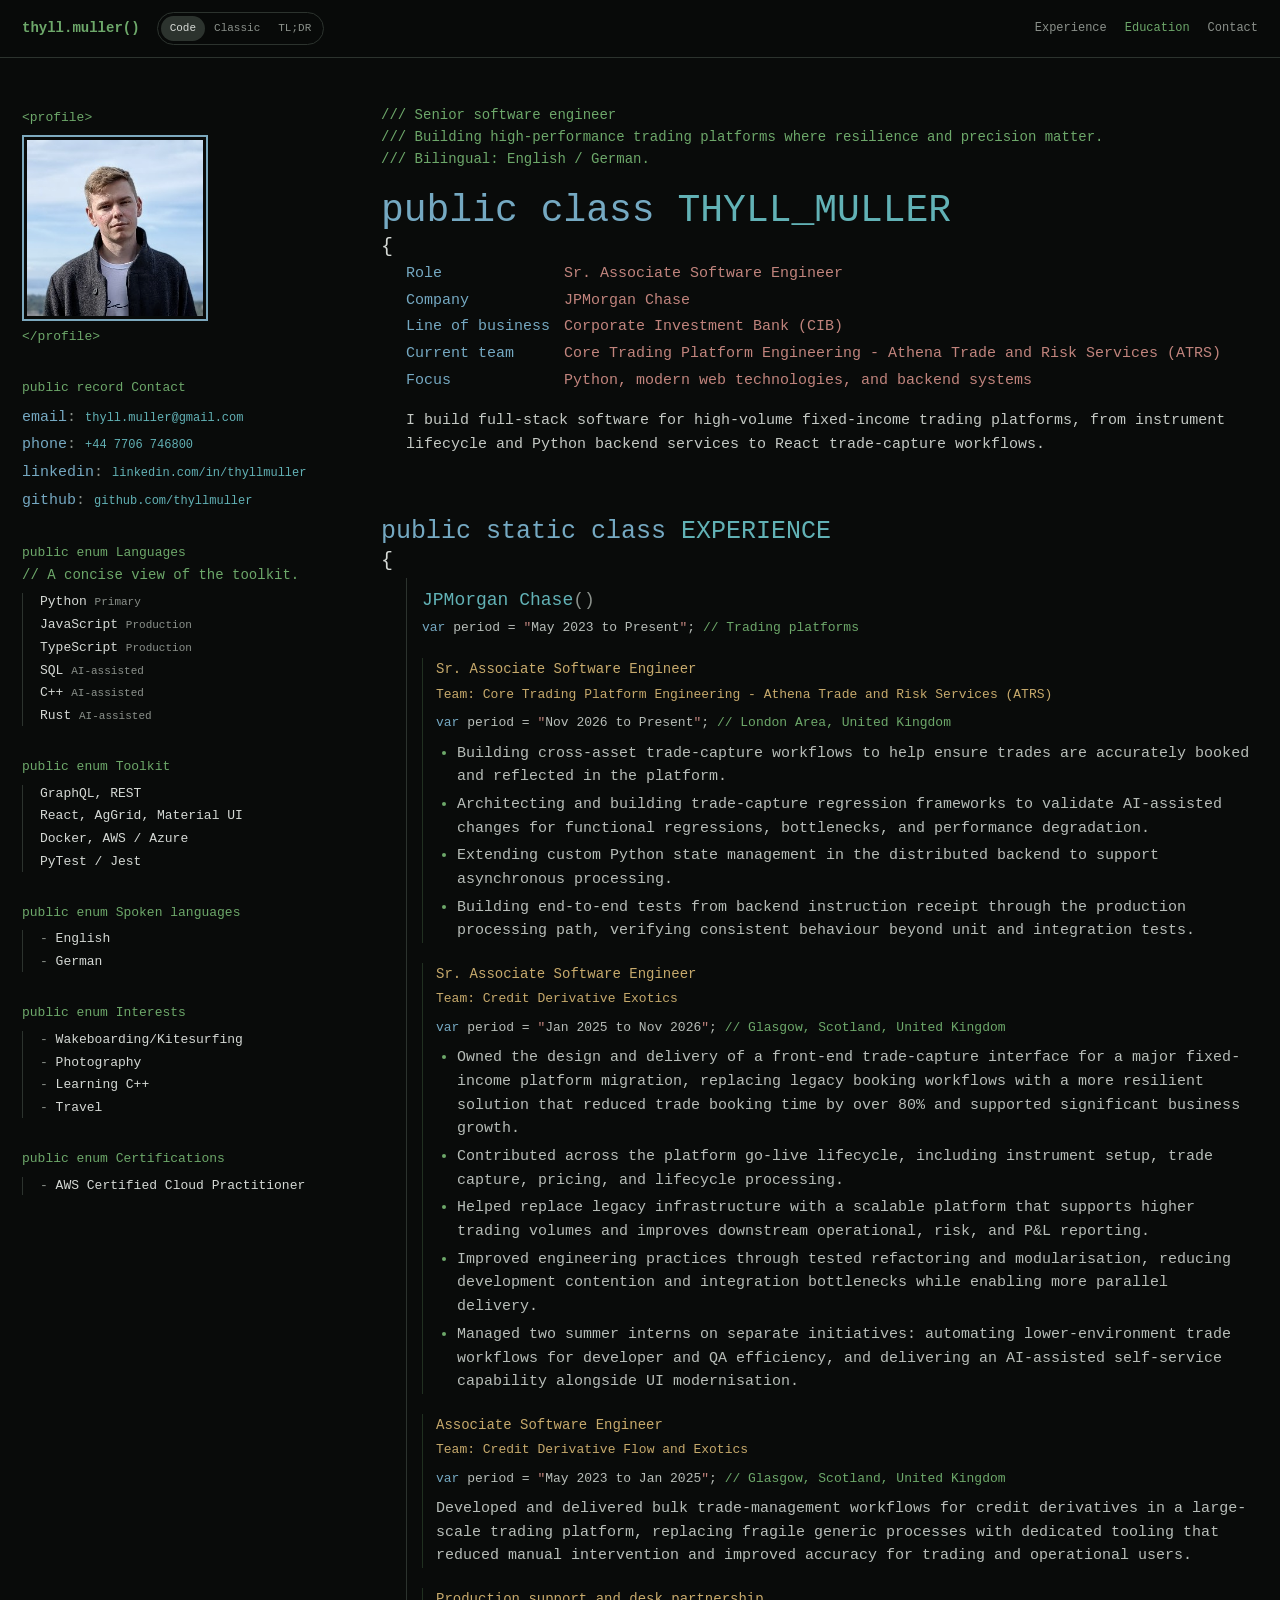
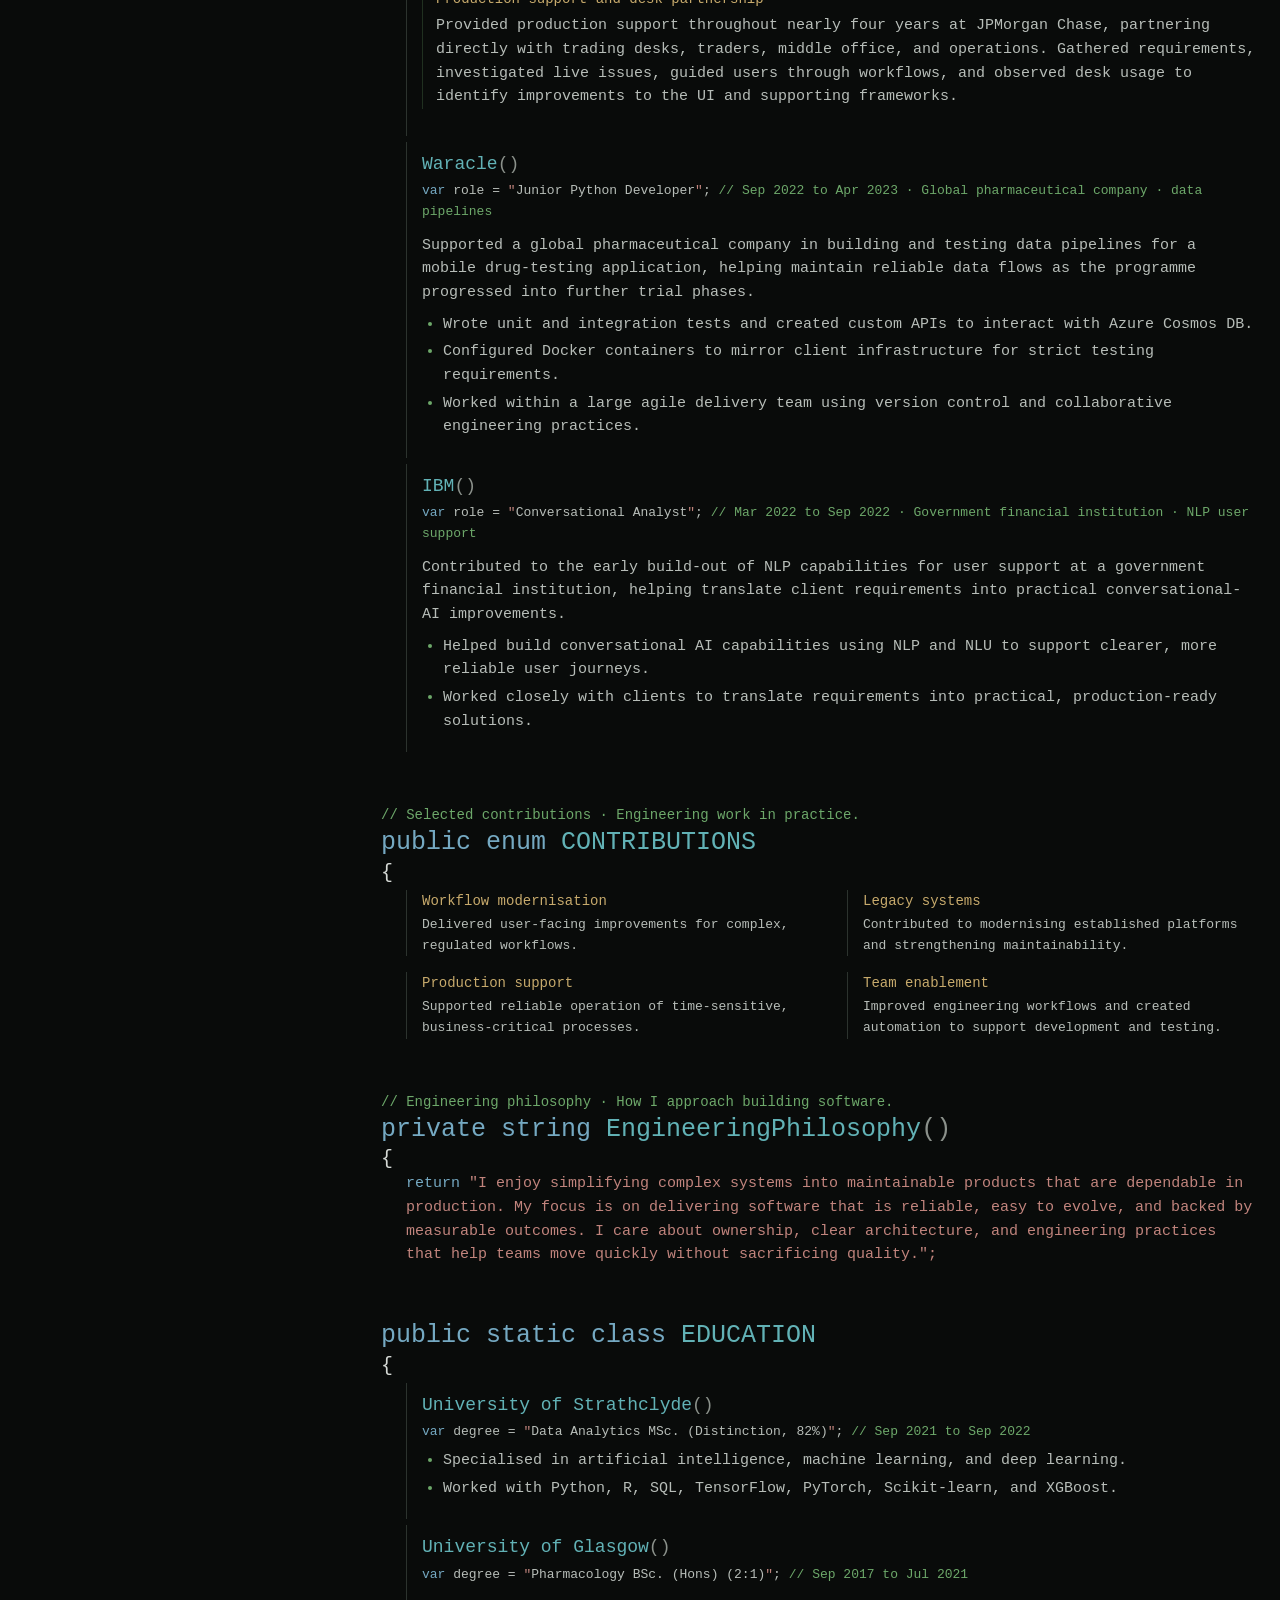
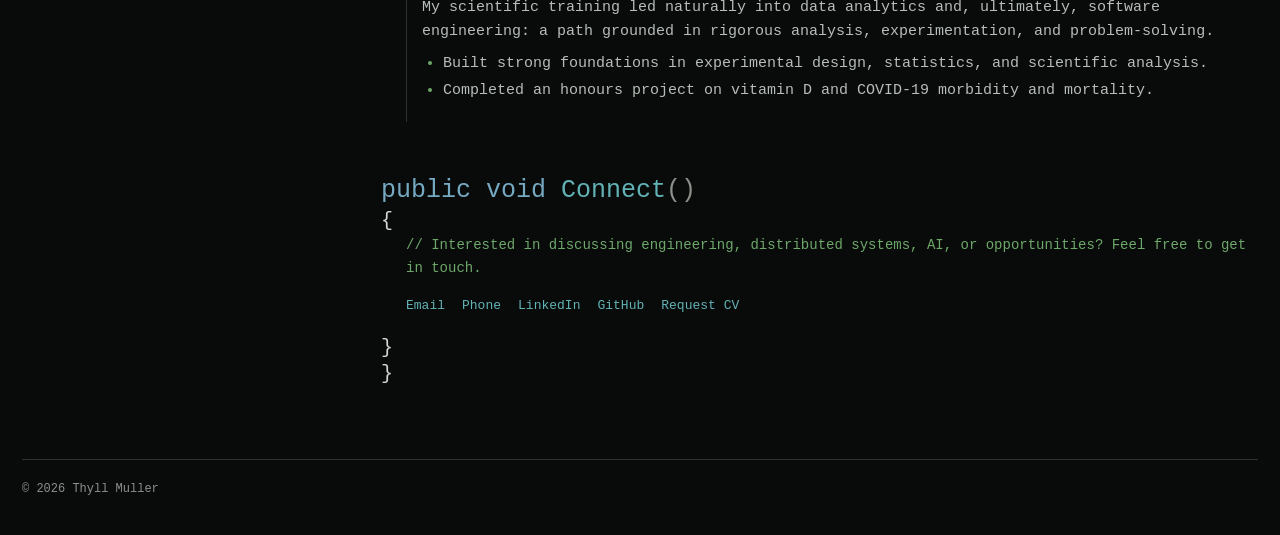
<file: index.html>
<!DOCTYPE html>
<html lang="en">
<head>
  <meta charset="UTF-8" />
  <meta name="viewport" content="width=device-width, initial-scale=1.0" />
  <meta name="description" content="Thyll Muller is a senior software engineer building resilient trading systems and high-impact product platforms." />
  <title>Thyll Muller | Senior Software Engineer</title>
  <script type="application/ld+json">
    {"@context":"https://schema.org","@type":"Person","name":"Thyll Muller","jobTitle":"Sr. Associate Software Engineer","affiliation":"JPMorgan Chase","url":"https://thyllmuller.github.io","sameAs":["https://linkedin.com/in/thyll","https://github.com/thyllmuller"]}
  </script>
  <link rel="stylesheet" href="styles.css?v=d2cee16fda89" />
</head>
<body>
  <header class="topbar">
    <div class="brand-group"><a class="wordmark" href="#top" aria-label="Thyll Muller home"><span class="wordmark-code">thyll.muller<span>()</span></span><span class="wordmark-classic">Thyll Muller</span></a><div class="theme-switch" role="group" aria-label="Choose CV theme"><button type="button" data-theme-choice="code" aria-pressed="true">Code</button><button type="button" data-theme-choice="classic" aria-pressed="false">Classic</button><button type="button" data-theme-choice="tldr" aria-pressed="false">TL;DR</button></div></div>
    <nav class="site-nav" aria-label="Primary navigation"><a href="#experience">Experience</a><a href="#education">Education</a><a href="#contact">Contact</a></nav>
  </header>
  <div class="palette-lab" role="group" aria-label="Classic color palettes"><button type="button" data-palette-choice="slate" aria-pressed="true"><span class="palette-swatches"><i></i><i></i><i></i></span>Slate &amp; Teal</button><button type="button" data-palette-choice="warm" aria-pressed="false"><span class="palette-swatches"><i></i><i></i><i></i></span>Warm Paper &amp; Terracotta</button><button type="button" data-palette-choice="ocean" aria-pressed="false"><span class="palette-swatches"><i></i><i></i><i></i></span>Ocean &amp; Cobalt</button><button type="button" data-palette-choice="sage" aria-pressed="false"><span class="palette-swatches"><i></i><i></i><i></i></span>Sage &amp; Forest</button><button type="button" data-palette-choice="plum" aria-pressed="false"><span class="palette-swatches"><i></i><i></i><i></i></span>Plum &amp; Rose</button><button type="button" data-palette-choice="midnight" aria-pressed="false"><span class="palette-swatches"><i></i><i></i><i></i></span>Midnight &amp; Cyan</button><button type="button" data-palette-choice="ember" aria-pressed="false"><span class="palette-swatches"><i></i><i></i><i></i></span>Charcoal &amp; Ember</button></div>
  <main id="top" class="resume-source">
    <section class="tldr-view" aria-labelledby="tldr-title"><p class="tldr-eyebrow">Senior Associate Software Engineer <span>JPMorgan Chase · London</span></p><p class="tldr-line-of-business">Corporate Investment Bank (CIB)</p><p class="tldr-team">Core Trading Platform Engineering - Athena Trade and Risk Services (ATRS)</p><div class="tldr-mode-switch" role="group" aria-label="TL;DR color mode"><button type="button" data-tldr-mode-choice="light" aria-pressed="true">Light</button><button type="button" data-tldr-mode-choice="dark" aria-pressed="false">Dark</button></div><h1 id="tldr-title">Thyll Muller</h1><p class="tldr-summary">I build full-stack software for high-volume fixed-income trading platforms, from instrument lifecycle and Python backend services to React trade-capture workflows.</p><p class="tldr-keywords">Python · React</p><div class="tldr-highlights"><article><h2>Full-stack trade capture</h2><p>Built instrument logic, lifecycle processing, Python backend services, and React UI for a fixed-income migration, cutting booking time by over 80%.</p><p class="tldr-keywords">Fixed income · Instrument lifecycle</p></article><article><h2>Asynchronous distributed systems</h2><p>Made custom Python state management asynchronous in a distributed trading platform.</p><p class="tldr-keywords">Python · Distributed systems</p></article><article><h2>End-to-end testing</h2><p>Built end-to-end tests that start when the backend receives an instruction and follow the production processing path, checking consistent behaviour beyond unit and integration tests.</p><p class="tldr-keywords">Testing · Backend</p></article><article><h2>Fixed-income domain</h2><p>Worked across credit default swaps, credit indices, bond portfolio TRS, credit bond forwards, and credit-linked notes on a platform processing millions of trades for hundreds of users.</p><p class="tldr-keywords">Credit derivatives · Markets</p></article><article><h2>Cross-asset booking</h2><p>Building workflows that help ensure trades across asset classes are accurately booked and represented on the platform.</p><p class="tldr-keywords">Cross-asset · Trading</p></article><article><h2>Production support and desk partnership</h2><p>Partnered for nearly four years with trading desks, traders, middle office, and operations to gather requirements, resolve production issues, guide users, and improve tools based on how people use them.</p><p class="tldr-keywords">Operations · Stakeholders</p></article><article><h2>AI change validation</h2><p>Architecting trade-capture regression frameworks to validate AI-assisted changes and catch functional regressions, bottlenecks, and performance degradation.</p><p class="tldr-keywords">AI · Regression testing</p></article></div><p class="tldr-skills">Python · JavaScript / React · SQL · C++ / Rust (AI-assisted) · Distributed systems · End-to-end testing</p><p class="tldr-skills">AWS Certified Cloud Practitioner</p><div class="tldr-contact"><a href="mailto:thyll.muller@gmail.com">Get in touch</a><a href="https://www.linkedin.com/in/thyllmuller/" target="_blank" rel="noreferrer">LinkedIn</a></div></section>
    <aside class="profile-pane" aria-label="Profile summary">
      <p class="tag">&lt;profile&gt;</p><img class="profile-photo" src="profile.jpg" alt="Thyll Muller" /><p class="tag">&lt;/profile&gt;</p>
      <div class="profile-block"><p class="code-label"><span class="code-keyword">public record </span>Contact</p><dl>
        <div><dt>email</dt><dd><a href="mailto:thyll.muller@gmail.com">thyll.muller@gmail.com</a></dd></div>
        <div><dt>phone</dt><dd><a href="tel:+447706746800">+44 7706 746800</a></dd></div>
        <div><dt>linkedin</dt><dd><a href="https://www.linkedin.com/in/thyllmuller/" target="_blank" rel="noreferrer">linkedin.com/in/thyllmuller</a></dd></div>
        <div><dt>github</dt><dd><a href="https://github.com/thyllmuller" target="_blank" rel="noreferrer">github.com/thyllmuller</a></dd></div>
      </dl></div>
      <div class="profile-block" id="skills"><p class="code-label"><span class="code-keyword">public enum </span>Languages</p><p class="comment compact-comment">// A concise view of the toolkit.</p><ul class="compact-list"><li>Python <span>Primary</span></li><li>JavaScript <span>Production</span></li><li>TypeScript <span>Production</span></li><li>SQL <span>AI-assisted</span></li><li>C++ <span>AI-assisted</span></li><li>Rust <span>AI-assisted</span></li></ul></div>
      <div class="profile-block"><p class="code-label"><span class="code-keyword">public enum </span>Toolkit</p><ul class="compact-list"><li>GraphQL, REST</li><li>React, AgGrid, Material UI</li><li>Docker, AWS / Azure</li><li>PyTest / Jest</li></ul></div>
      <div class="profile-block"><p class="code-label"><span class="code-keyword">public enum </span>Spoken languages</p><ul class="compact-list plain"><li>English</li><li>German</li></ul></div>
      <div class="profile-block"><p class="code-label"><span class="code-keyword">public enum </span>Interests</p><ul class="compact-list plain"><li>Wakeboarding/Kitesurfing</li><li>Photography</li><li>Learning C++</li><li>Travel</li></ul></div>
      <div class="profile-block"><p class="code-label"><span class="code-keyword">public enum </span>Certifications</p><ul class="compact-list plain"><li>AWS Certified Cloud Practitioner</li></ul></div>
    </aside>
    <div class="source-pane">
      <section class="intro" aria-labelledby="name">
        <p class="comment">/// Senior software engineer</p><p class="comment">/// Building high-performance trading platforms where resilience and precision matter.</p><p class="comment">/// Bilingual: English / German.</p>
        <h1 id="name"><span class="keyword">public class</span> <span class="type code-name" data-code-name="THYLL_MULLER">Thyll Muller</span></h1><div class="brace">{</div>
        <dl class="indented identity-grid"><div><dt>Role</dt><dd>Sr. Associate Software Engineer</dd></div><div><dt>Company</dt><dd>JPMorgan Chase</dd></div><div><dt>Line of business</dt><dd>Corporate Investment Bank (CIB)</dd></div><div><dt>Current team</dt><dd>Core Trading Platform Engineering - Athena Trade and Risk Services (ATRS)</dd></div><div><dt>Focus</dt><dd>Python, modern web technologies, and backend systems</dd></div></dl>
        <p class="intro-copy indented">I build full-stack software for high-volume fixed-income trading platforms, from instrument lifecycle and Python backend services to React trade-capture workflows.</p>
      </section>
      <section id="experience" class="source-section reveal" aria-labelledby="experience-title">
        <h2 id="experience-title"><span class="keyword">public static class</span> <span class="type heading-code">EXPERIENCE</span><span class="heading-classic">Experience</span></h2><div class="brace">{</div>
        <article class="entry indented"><h3><span class="method">JPMorgan Chase</span><span class="muted">()</span></h3><p class="assignment"><span class="code-prefix"><span class="keyword">var</span> period = </span><span class="code-value">May 2023 to Present</span><span class="code-suffix">;</span> <span class="assignment-context">Trading platforms</span></p>
          <div class="role team-subsection"><h4>Sr. Associate Software Engineer</h4><p class="team-context">Team: Core Trading Platform Engineering - Athena Trade and Risk Services (ATRS)</p><p class="assignment"><span class="code-prefix"><span class="keyword">var</span> period = </span><span class="code-value">Nov 2026 to Present</span><span class="code-suffix">;</span> <span class="assignment-context">London Area, United Kingdom</span></p><ul><li>Building cross-asset trade-capture workflows to help ensure trades are accurately booked and reflected in the platform.</li><li>Architecting and building trade-capture regression frameworks to validate AI-assisted changes for functional regressions, bottlenecks, and performance degradation.</li><li>Extending custom Python state management in the distributed backend to support asynchronous processing.</li><li>Building end-to-end tests from backend instruction receipt through the production processing path, verifying consistent behaviour beyond unit and integration tests.</li></ul></div>
          <div class="role team-subsection"><h4>Sr. Associate Software Engineer</h4><p class="team-context">Team: Credit Derivative Exotics</p><p class="assignment"><span class="code-prefix"><span class="keyword">var</span> period = </span><span class="code-value">Jan 2025 to Nov 2026</span><span class="code-suffix">;</span> <span class="assignment-context">Glasgow, Scotland, United Kingdom</span></p><ul><li>Owned the design and delivery of a front-end trade-capture interface for a major fixed-income platform migration, replacing legacy booking workflows with a more resilient solution that reduced trade booking time by over 80% and supported significant business growth.</li><li>Contributed across the platform go-live lifecycle, including instrument setup, trade capture, pricing, and lifecycle processing.</li><li>Helped replace legacy infrastructure with a scalable platform that supports higher trading volumes and improves downstream operational, risk, and P&amp;L reporting.</li><li>Improved engineering practices through tested refactoring and modularisation, reducing development contention and integration bottlenecks while enabling more parallel delivery.</li><li>Managed two summer interns on separate initiatives: automating lower-environment trade workflows for developer and QA efficiency, and delivering an AI-assisted self-service capability alongside UI modernisation.</li></ul></div>
          <div class="role team-subsection"><h4>Associate Software Engineer</h4><p class="team-context">Team: Credit Derivative Flow and Exotics</p><p class="assignment"><span class="code-prefix"><span class="keyword">var</span> period = </span><span class="code-value">May 2023 to Jan 2025</span><span class="code-suffix">;</span> <span class="assignment-context">Glasgow, Scotland, United Kingdom</span></p><p>Developed and delivered bulk trade-management workflows for credit derivatives in a large-scale trading platform, replacing fragile generic processes with dedicated tooling that reduced manual intervention and improved accuracy for trading and operational users.</p></div>
          <div class="role team-subsection"><h4>Production support and desk partnership</h4><p>Provided production support throughout nearly four years at JPMorgan Chase, partnering directly with trading desks, traders, middle office, and operations. Gathered requirements, investigated live issues, guided users through workflows, and observed desk usage to identify improvements to the UI and supporting frameworks.</p></div>
        </article>
        <article class="entry indented"><h3><span class="method">Waracle</span><span class="muted">()</span></h3><p class="assignment"><span class="code-prefix"><span class="keyword">var</span> role = </span><span class="code-value">Junior Python Developer</span><span class="code-suffix">;</span> <span class="assignment-context">Sep 2022 to Apr 2023 · Global pharmaceutical company · data pipelines</span></p><p>Supported a global pharmaceutical company in building and testing data pipelines for a mobile drug-testing application, helping maintain reliable data flows as the programme progressed into further trial phases.</p><ul><li>Wrote unit and integration tests and created custom APIs to interact with Azure Cosmos DB.</li><li>Configured Docker containers to mirror client infrastructure for strict testing requirements.</li><li>Worked within a large agile delivery team using version control and collaborative engineering practices.</li></ul></article>
        <article class="entry indented"><h3><span class="method">IBM</span><span class="muted">()</span></h3><p class="assignment"><span class="code-prefix"><span class="keyword">var</span> role = </span><span class="code-value">Conversational Analyst</span><span class="code-suffix">;</span> <span class="assignment-context">Mar 2022 to Sep 2022 · Government financial institution · NLP user support</span></p><p>Contributed to the early build-out of NLP capabilities for user support at a government financial institution, helping translate client requirements into practical conversational-AI improvements.</p><ul><li>Helped build conversational AI capabilities using NLP and NLU to support clearer, more reliable user journeys.</li><li>Worked closely with clients to translate requirements into practical, production-ready solutions.</li></ul></article>
      </section>
      <section id="impact" class="source-section reveal" aria-labelledby="impact-title"><p class="comment">// Selected contributions · Engineering work in practice.</p><h2 id="impact-title"><span class="keyword">public enum</span> <span class="type heading-code">CONTRIBUTIONS</span><span class="heading-classic">Contributions</span></h2><div class="brace">{</div><div class="contribution-grid indented"><article><h3>Workflow modernisation</h3><p>Delivered user-facing improvements for complex, regulated workflows.</p></article><article><h3>Legacy systems</h3><p>Contributed to modernising established platforms and strengthening maintainability.</p></article><article><h3>Production support</h3><p>Supported reliable operation of time-sensitive, business-critical processes.</p></article><article><h3>Team enablement</h3><p>Improved engineering workflows and created automation to support development and testing.</p></article></div></section>
      <section id="philosophy" class="source-section reveal" aria-labelledby="philosophy-title"><p class="comment">// Engineering philosophy · How I approach building software.</p><h2 id="philosophy-title"><span class="keyword">private string</span> <span class="method heading-code">EngineeringPhilosophy</span><span class="heading-classic">Engineering Philosophy</span><span class="muted">()</span></h2><div class="brace">{</div><p class="indented return-statement"><span class="keyword">return</span> <span class="string">"I enjoy simplifying complex systems into maintainable products that are dependable in production. My focus is on delivering software that is reliable, easy to evolve, and backed by measurable outcomes. I care about ownership, clear architecture, and engineering practices that help teams move quickly without sacrificing quality."</span>;</p></section>
      <section id="education" class="source-section reveal" aria-labelledby="education-title"><h2 id="education-title"><span class="keyword">public static class</span> <span class="type heading-code">EDUCATION</span><span class="heading-classic">Education</span></h2><div class="brace">{</div><article class="entry indented"><h3><span class="method">University of Strathclyde</span><span class="muted">()</span></h3><p class="assignment"><span class="code-prefix"><span class="keyword">var</span> degree = </span><span class="code-value">Data Analytics MSc. (Distinction, 82%)</span><span class="code-suffix">;</span> <span class="assignment-context">Sep 2021 to Sep 2022</span></p><ul><li>Specialised in artificial intelligence, machine learning, and deep learning.</li><li>Worked with Python, R, SQL, TensorFlow, PyTorch, Scikit-learn, and XGBoost.</li></ul></article><article class="entry indented"><h3><span class="method">University of Glasgow</span><span class="muted">()</span></h3><p class="assignment"><span class="code-prefix"><span class="keyword">var</span> degree = </span><span class="code-value">Pharmacology BSc. (Hons) (2:1)</span><span class="code-suffix">;</span> <span class="assignment-context">Sep 2017 to Jul 2021</span></p><p>My scientific training led naturally into data analytics and, ultimately, software engineering: a path grounded in rigorous analysis, experimentation, and problem-solving.</p><ul><li>Built strong foundations in experimental design, statistics, and scientific analysis.</li><li>Completed an honours project on vitamin D and COVID-19 morbidity and mortality.</li></ul></article></section>
      <section id="contact" class="source-section contact-section reveal" aria-labelledby="contact-title"><h2 id="contact-title"><span class="keyword">public void</span> <span class="method heading-code">Connect</span><span class="heading-classic">Contact</span><span class="muted">()</span></h2><div class="brace">{</div><p class="indented"><span class="comment">// Interested in discussing engineering, distributed systems, AI, or opportunities? Feel free to get in touch.</span></p><div class="contact-links indented"><a href="mailto:thyll.muller@gmail.com">Email</a><a href="tel:+447706746800">Phone</a><a href="https://www.linkedin.com/in/thyllmuller/" target="_blank" rel="noreferrer">LinkedIn</a><a href="https://github.com/thyllmuller" target="_blank" rel="noreferrer">GitHub</a><a href="mailto:thyll.muller@gmail.com?subject=CV%20request">Request CV</a></div><div class="brace close">}</div><div class="brace close final-brace">}</div></section>
    </div>
  </main>
  <footer>© 2026 Thyll Muller</footer>
  <script src="script.js?v=960e9102f93a"></script>
</body>
</html>
</file>
<file: styles.css>
:root { color-scheme: dark; --ink:#d5d9d5; --muted:#8b918b; --paper:#101311; --paper-deep:#090b0a; --line:#2c332e; --green:#6da86a; --teal:#62b2b6; --blue:#75a9c2; --rose:#c1847d; --gold:#c7aa6c; }
* { box-sizing:border-box; } html { scroll-behavior:smooth; } body { margin:0; background:var(--paper-deep); color:var(--ink); font-family:"Cascadia Code","SFMono-Regular",Consolas,"Liberation Mono",monospace; font-size:15px; line-height:1.58; } a { color:var(--teal); text-decoration:none; } a:hover { color:#a8d8d9; text-decoration:underline; text-underline-offset:3px; } :focus-visible { outline:2px solid var(--gold); outline-offset:3px; }
.topbar { position:sticky; top:0; z-index:2; min-height:58px; display:flex; justify-content:space-between; align-items:center; gap:24px; padding:11px max(22px,calc((100vw - 1320px)/2)); border-bottom:1px solid var(--line); background:rgba(9,11,10,.94); backdrop-filter:blur(10px); }.wordmark { color:var(--ink); font-size:14px; font-weight:700; white-space:nowrap; }.wordmark span { color:var(--green); }.site-nav { display:flex; gap:18px; flex-wrap:wrap; justify-content:flex-end; }.site-nav a { color:var(--muted); font-size:12px; }.site-nav a.active,.site-nav a:hover { color:var(--green); }
.resume-source { width:min(1320px,calc(100% - 44px)); margin:0 auto; display:grid; grid-template-columns:265px minmax(0,1fr); gap:clamp(28px,5vw,76px); padding:46px 0 72px; }.profile-pane { padding-top:4px; }.tag,.code-label { margin:0; color:var(--green); font-size:13px; }.profile-photo { display:block; width:186px; aspect-ratio:1; object-fit:cover; margin:6px 0; border:2px solid var(--blue); padding:3px; filter:saturate(.8) contrast(1.04); }.profile-block { margin-top:31px; }.profile-block dl { margin:7px 0 0; }.profile-block dl div { margin:4px 0; }.profile-block dt { display:inline; color:var(--blue); }.profile-block dt::after { content:": "; color:var(--muted); }.profile-block dd { display:inline; margin:0; font-size:12px; overflow-wrap:anywhere; }.compact-list { list-style:none; padding:0 0 0 17px; margin:7px 0 0; border-left:1px solid var(--line); }.compact-list li { color:var(--ink); font-size:13px; line-height:1.45; }.compact-list span { color:var(--muted); font-size:11px; }.compact-list.plain li::before { content:"- "; color:var(--muted); }
.source-pane { min-width:0; }.intro { margin-bottom:58px; }.comment { margin:0; color:var(--green); font-size:14px; } h1,h2,h3,h4,h5,p { margin-top:0; } h1 { margin:18px 0 0; font-size:clamp(23px,3.2vw,38px); line-height:1.2; font-weight:500; } h2 { margin:0; color:var(--ink); font-size:clamp(18px,2.3vw,25px); font-weight:500; line-height:1.35; } h3 { margin-bottom:3px; color:var(--teal); font-size:18px; font-weight:500; } h4 { margin:20px 0 4px; color:var(--gold); font-size:14px; font-weight:500; } h5 { margin:17px 0 3px; color:var(--blue); font-size:14px; font-weight:500; }.keyword { color:var(--blue); }.type,.method { color:var(--teal); }.field { color:var(--ink); }.string { color:var(--rose); }.muted { color:var(--muted); }.brace { color:var(--ink); font-size:20px; line-height:1.3; }.close { margin-top:18px; }.final-brace { margin-top:0; }.indented { margin-left:25px; }.identity-grid { margin-top:2px; }.identity-grid p,.assignment { margin-bottom:3px; }.intro-copy { max-width:900px; margin-top:17px; color:#c4c9c4; }.source-section { margin-top:52px; scroll-margin-top:80px; }.entry { margin-top:4px; padding:8px 0 19px 15px; border-left:1px solid var(--line); }.entry + .entry { margin-top:6px; }.entry p,.entry li { color:#b7bdb8; }.entry > p:not(.assignment) { margin-top:11px; margin-bottom:8px; }.assignment { color:var(--muted); font-size:13px; }.role { margin-top:13px; padding-left:13px; border-left:1px solid rgba(109,168,106,.24); }.role > p { margin-bottom:8px; } ul { margin:6px 0 0; padding-left:21px; } li + li { margin-top:4px; } li::marker { color:var(--green); }
.contribution-grid { display:grid; grid-template-columns:repeat(2,minmax(0,1fr)); gap:16px 30px; margin-top:4px; }.contribution-grid article { padding-left:15px; border-left:1px solid var(--line); }.contribution-grid h3 { color:var(--gold); font-size:14px; }.contribution-grid p { margin:3px 0 0; color:#b7bdb8; font-size:13px; }.return-statement { max-width:940px; color:var(--rose); }.return-statement .keyword { color:var(--blue); }.contact-links { display:flex; flex-wrap:wrap; gap:9px 17px; margin-top:5px; }.contact-links a { font-size:13px; } footer { width:min(1320px,calc(100% - 44px)); margin:0 auto; padding:20px 0 36px; border-top:1px solid var(--line); color:var(--muted); font-size:12px; }.reveal { opacity:0; transform:translateY(10px); transition:opacity .45s ease,transform .45s ease; }.reveal.is-visible { opacity:1; transform:none; }
@media (prefers-reduced-motion:reduce) { html { scroll-behavior:auto; }.reveal { opacity:1; transform:none; transition:none; } } @media (max-width:800px) { .resume-source { grid-template-columns:1fr; gap:38px; padding-top:28px; }.profile-pane { display:grid; grid-template-columns:190px 1fr; gap:18px 28px; align-items:start; }.profile-pane > .tag { grid-column:1; }.profile-photo { grid-row:2 / span 2; margin:0; width:180px; }.profile-block { margin:0; }.profile-block:nth-of-type(n+3) { grid-column:span 1; }.profile-pane > .tag:nth-of-type(2) { display:none; }.intro { margin-bottom:42px; } } @media (max-width:590px) { body { font-size:14px; }.topbar { align-items:flex-start; flex-direction:column; gap:5px; padding:10px 18px; }.site-nav { gap:13px; justify-content:flex-start; }.resume-source,footer { width:min(100% - 30px,1320px); }.resume-source { padding-top:25px; }.profile-pane { display:block; }.profile-photo { width:155px; margin:6px 0; }.profile-block { margin-top:25px; }.profile-pane > .tag:nth-of-type(2) { display:block; }.indented { margin-left:15px; }.entry { padding-left:11px; }.contribution-grid { grid-template-columns:1fr; }.comment { font-size:12px; }.identity-grid p { overflow-wrap:anywhere; } }

.brand-group { display:flex; align-items:center; gap:17px; }
.wordmark-classic { display:none; }
.theme-switch { display:flex; padding:3px; border:1px solid var(--line); border-radius:999px; }
.theme-switch button { padding:4px 9px; border:0; border-radius:999px; background:transparent; color:var(--muted); font:inherit; font-size:11px; cursor:pointer; }
.theme-switch button[aria-pressed="true"] { background:var(--line); color:var(--ink); }
.identity-grid { display:grid; gap:3px; margin-top:2px; }
.identity-grid div { display:grid; grid-template-columns:120px minmax(0,1fr); gap:8px; }
body[data-theme="code"] .identity-grid div { grid-template-columns:150px minmax(0,1fr); }
.identity-grid dt { color:var(--blue); }
.identity-grid dd { margin:0; color:var(--rose); }
.heading-classic { display:none; }
body[data-theme="classic"] { color-scheme:light; --ink:#263238; --muted:#66747b; --paper:#fff; --paper-deep:#f4f7f8; --line:#dce4e7; --green:#36765a; --teal:#176b75; --blue:#426d91; --rose:#8a5265; --gold:#826219; font-family:Inter,"Segoe UI",Arial,sans-serif; }
body[data-theme="classic"] .topbar { background:rgba(255,255,255,.95); }
body[data-theme="classic"] .wordmark-code { display:none; }
body[data-theme="classic"] .wordmark-classic { display:inline; }
body[data-theme="classic"] .heading-code { display:none; }
body[data-theme="classic"] .heading-classic { display:inline; }
body[data-theme="classic"] .resume-source { max-width:1080px; grid-template-columns:220px minmax(0,1fr); }
body[data-theme="classic"] .intro h1 { margin-left:25px; }
body[data-theme="classic"] .intro h1 { transform:translateX(-2px); }
body[data-theme="classic"] .profile-photo { border-radius:50%; border-color:var(--line); filter:none; }
body[data-theme="classic"] .tag, body[data-theme="classic"] .comment, body[data-theme="classic"] .brace, body[data-theme="classic"] .keyword, body[data-theme="classic"] .code-keyword, body[data-theme="classic"] .code-prefix, body[data-theme="classic"] .code-suffix, body[data-theme="classic"] .muted { display:none; }
body[data-theme="classic"] h1 { font-size:clamp(28px,3.5vw,42px); font-weight:650; }
body[data-theme="classic"] h2 { font-weight:650; }
body[data-theme="classic"] .identity-grid div { grid-template-columns:120px minmax(0,1fr); }
body[data-theme="classic"] .identity-grid dt { font-weight:650; }
body[data-theme="classic"] .identity-grid dd { color:var(--ink); }
body[data-theme="classic"] .entry, body[data-theme="classic"] .contribution-grid article { border-color:var(--line); }
body[data-theme="classic"] .entry p, body[data-theme="classic"] .entry li, body[data-theme="classic"] .contribution-grid p, body[data-theme="classic"] .intro-copy { color:#46545a; }
body[data-theme="classic"] .role { border-color:var(--line); }
body[data-theme="classic"] .string { color:var(--ink); }
body[data-theme="classic"] .code-label { color:var(--ink); font-family:inherit; font-size:15px; font-weight:650; }
body[data-theme="classic"] .assignment { color:var(--muted); }
body[data-theme="classic"] .assignment-context { color:var(--muted); }
body[data-theme="classic"] .team-context { color:var(--muted); font-size:13px; }
body[data-theme="code"] .team-context { color:var(--gold); font-size:13px; }
body[data-theme="code"] .code-name { font-size:0; }
body[data-theme="code"] .code-name::before { content:attr(data-code-name); font-size:clamp(23px,3.2vw,38px); }
body[data-theme="code"] .code-value::before, body[data-theme="code"] .code-value::after { color:var(--rose); }
body[data-theme="code"] .code-value::before { content:'"'; }
body[data-theme="code"] .code-value::after { content:'"'; }
body[data-theme="code"] .assignment-context { color:var(--green); }
body[data-theme="code"] .assignment-context::before { content:'// '; }
@media (max-width:800px) { body[data-theme="classic"] .resume-source { grid-template-columns:1fr; } }
body[data-theme="tldr"] { color-scheme:light; --ink:#263238; --muted:#66747b; --paper:#fff; --paper-deep:#f4f7f8; --line:#dce4e7; --green:#36765a; --teal:#176b75; --blue:#426d91; --rose:#8a5265; --gold:#826219; --tldr-copy:#46545a; font-family:Inter,"Segoe UI",Arial,sans-serif; }
body[data-theme="tldr"][data-tldr-mode="dark"] { color-scheme:dark; --ink:#edf3f7; --muted:#a6b3bd; --paper:#18232e; --paper-deep:#101820; --line:#2d3b47; --green:#7ac6a2; --teal:#62b7d0; --blue:#8db7e4; --rose:#e3a0b0; --gold:#e3c078; --tldr-copy:#c7d2da; }
body[data-theme="tldr"] .topbar { background:rgba(255,255,255,.95); }
body[data-theme="tldr"][data-tldr-mode="dark"] .topbar { background:rgba(16,24,32,.95); }
body[data-theme="tldr"] .wordmark-code { display:none; }
body[data-theme="tldr"] .wordmark-classic { display:inline; }
body[data-theme="tldr"] .site-nav, body[data-theme="tldr"] .profile-pane, body[data-theme="tldr"] .source-pane, body[data-theme="tldr"] footer { display:none; }
body[data-theme="tldr"] .resume-source { display:block; width:min(900px,calc(100% - 44px)); min-height:calc(100vh - 58px); padding:clamp(42px,8vw,100px) 0; }
body[data-theme="tldr"] .tldr-view { display:block; }
.tldr-view { display:none; }
.tldr-eyebrow { margin-bottom:10px; color:var(--teal); font-size:14px; font-weight:650; }
.tldr-eyebrow span { margin-left:8px; color:var(--muted); font-weight:400; }
.tldr-line-of-business { margin:-5px 0 4px; color:var(--muted); font-size:13px; }
.tldr-team { margin:0 0 20px; color:var(--muted); font-size:13px; }
.tldr-view h1 { margin:0; color:var(--ink); font-size:clamp(40px,7vw,68px); font-weight:700; letter-spacing:-.045em; }
.tldr-summary { max-width:720px; margin:17px 0 0; color:var(--tldr-copy); font-size:clamp(18px,2.3vw,23px); line-height:1.5; }
.tldr-summary + .tldr-keywords { margin:7px 0 34px; }
.tldr-highlights { display:grid; grid-template-columns:repeat(2,minmax(0,1fr)); gap:16px; }
.tldr-highlights article { display:flex; flex-direction:column; padding-top:13px; border-top:2px solid var(--teal); }
.tldr-highlights article > p:not(.tldr-keywords) { flex:1; }
.tldr-highlights h2 { margin-bottom:8px; color:var(--ink); font-size:17px; font-weight:650; }
.tldr-highlights p { margin:0; color:var(--tldr-copy); font-size:14px; }
.tldr-keywords { color:var(--muted); font-size:11px; line-height:1.4; letter-spacing:.01em; opacity:.82; }
.tldr-highlights .tldr-keywords { margin-top:auto; padding-top:7px; font-size:11px; }
.tldr-mode-switch { display:flex; justify-content:flex-end; gap:3px; margin:-12px 0 12px; }
.tldr-mode-switch button { min-width:58px; padding:5px 10px; border:1px solid var(--line); border-radius:999px; background:var(--paper); color:var(--muted); font:inherit; font-size:12px; cursor:pointer; }
.tldr-mode-switch button[aria-pressed="true"] { border-color:var(--teal); background:var(--teal); color:var(--paper-deep); }
.tldr-skills { margin:34px 0 15px; color:var(--muted); font-size:13px; }
.tldr-contact { display:flex; gap:18px; font-size:14px; font-weight:650; }
@media (max-width:800px) { body[data-theme="classic"] .intro h1 { margin-left:15px; } }
@media (max-width:700px) { .tldr-highlights { grid-template-columns:1fr; gap:13px; } }
@media (max-width:590px) { .theme-switch { gap:0; }.theme-switch button { padding:4px 7px; font-size:10px; } body[data-theme="tldr"] .resume-source { width:calc(100% - 36px); padding-top:45px; }.tldr-eyebrow span { display:block; margin:3px 0 0; } }

body[data-theme="classic"][data-palette="warm"] { --ink:#332f2b; --muted:#77695d; --paper:#fffdf9; --paper-deep:#f7f1e8; --line:#e8ddd0; --green:#8d542e; --teal:#9b513e; --blue:#856044; --rose:#9b5146; --gold:#936521; }
body[data-theme="classic"][data-palette="ocean"] { --ink:#1f2d3b; --muted:#617386; --paper:#fff; --paper-deep:#eff5fa; --line:#d9e4ed; --green:#306e80; --teal:#225c91; --blue:#456d99; --rose:#825c89; --gold:#88651c; }
body[data-theme="classic"][data-palette="sage"] { --ink:#26362d; --muted:#68786d; --paper:#fff; --paper-deep:#f1f6f0; --line:#dbe5d9; --green:#3b6c4d; --teal:#3b7068; --blue:#507b7a; --rose:#8b5f61; --gold:#7c681f; }
body[data-theme="classic"][data-palette="plum"] { --ink:#382d39; --muted:#796a7a; --paper:#fff; --paper-deep:#f7f1f7; --line:#e6dce7; --green:#725270; --teal:#784d70; --blue:#625d91; --rose:#a05472; --gold:#8d6a3a; }
.palette-lab { display:none; flex-wrap:wrap; align-items:center; justify-content:center; gap:8px; padding:10px 22px; border-bottom:1px solid var(--line); background:var(--paper); }
body[data-theme="classic"] .palette-lab { display:flex; }
.palette-lab button { display:flex; align-items:center; gap:8px; padding:7px 10px; border:1px solid var(--line); border-radius:7px; background:var(--paper); color:var(--ink); font:inherit; font-size:11px; cursor:pointer; }
.palette-lab button[aria-pressed="true"] { outline:2px solid var(--teal); outline-offset:1px; }
.palette-swatches { display:flex; gap:2px; }
.palette-swatches i { width:11px; height:11px; border-radius:50%; background:#fff; border:1px solid rgba(38,50,56,.18); }
.palette-lab [data-palette-choice="slate"] i:nth-child(1) { background:#f4f7f8; }.palette-lab [data-palette-choice="slate"] i:nth-child(2) { background:#263238; }.palette-lab [data-palette-choice="slate"] i:nth-child(3) { background:#176b75; }
.palette-lab [data-palette-choice="warm"] i:nth-child(1) { background:#f7f1e8; }.palette-lab [data-palette-choice="warm"] i:nth-child(2) { background:#332f2b; }.palette-lab [data-palette-choice="warm"] i:nth-child(3) { background:#9b513e; }
.palette-lab [data-palette-choice="ocean"] i:nth-child(1) { background:#eff5fa; }.palette-lab [data-palette-choice="ocean"] i:nth-child(2) { background:#1f2d3b; }.palette-lab [data-palette-choice="ocean"] i:nth-child(3) { background:#225c91; }
.palette-lab [data-palette-choice="sage"] i:nth-child(1) { background:#f1f6f0; }.palette-lab [data-palette-choice="sage"] i:nth-child(2) { background:#26362d; }.palette-lab [data-palette-choice="sage"] i:nth-child(3) { background:#3b6c4d; }
.palette-lab [data-palette-choice="plum"] i:nth-child(1) { background:#f7f1f7; }.palette-lab [data-palette-choice="plum"] i:nth-child(2) { background:#382d39; }.palette-lab [data-palette-choice="plum"] i:nth-child(3) { background:#784d70; }
.palette-lab [data-palette-choice="midnight"] i:nth-child(1) { background:#101820; }.palette-lab [data-palette-choice="midnight"] i:nth-child(2) { background:#edf3f7; }.palette-lab [data-palette-choice="midnight"] i:nth-child(3) { background:#62b7d0; }
.palette-lab [data-palette-choice="ember"] i:nth-child(1) { background:#1b1917; }.palette-lab [data-palette-choice="ember"] i:nth-child(2) { background:#f3eee7; }.palette-lab [data-palette-choice="ember"] i:nth-child(3) { background:#e09a66; }
.palette-lab [data-palette-choice="midnight"] .palette-swatches, .palette-lab [data-palette-choice="ember"] .palette-swatches { padding:2px; border-radius:5px; }
.palette-lab [data-palette-choice="midnight"] .palette-swatches { background:#101820; }
.palette-lab [data-palette-choice="ember"] .palette-swatches { background:#1b1917; }
body[data-theme="classic"][data-palette="midnight"] { color-scheme:dark; --ink:#edf3f7; --muted:#a6b3bd; --paper:#18232e; --paper-deep:#101820; --line:#2d3b47; --green:#7ac6a2; --teal:#62b7d0; --blue:#8db7e4; --rose:#e3a0b0; --gold:#e3c078; }
body[data-theme="classic"][data-palette="ember"] { color-scheme:dark; --ink:#f3eee7; --muted:#b5aa9c; --paper:#24211e; --paper-deep:#1b1917; --line:#3d3832; --green:#9bc27a; --teal:#e09a66; --blue:#9db5d0; --rose:#df8d89; --gold:#e2c178; }
body[data-theme="classic"][data-palette="midnight"] .topbar { background:rgba(16,24,32,.95); }
body[data-theme="classic"][data-palette="ember"] .topbar { background:rgba(27,25,23,.95); }
body[data-theme="classic"][data-palette="midnight"] .entry p, body[data-theme="classic"][data-palette="midnight"] .entry li, body[data-theme="classic"][data-palette="midnight"] .contribution-grid p, body[data-theme="classic"][data-palette="midnight"] .intro-copy { color:#c7d2da; }
body[data-theme="classic"][data-palette="ember"] .entry p, body[data-theme="classic"][data-palette="ember"] .entry li, body[data-theme="classic"][data-palette="ember"] .contribution-grid p, body[data-theme="classic"][data-palette="ember"] .intro-copy { color:#d7cec3; }
body[data-theme="code"] .resume-source { grid-template-columns:295px minmax(0,1fr); }
@media (max-width:800px) { body[data-theme="code"] .resume-source { grid-template-columns:1fr; } }
</file>
